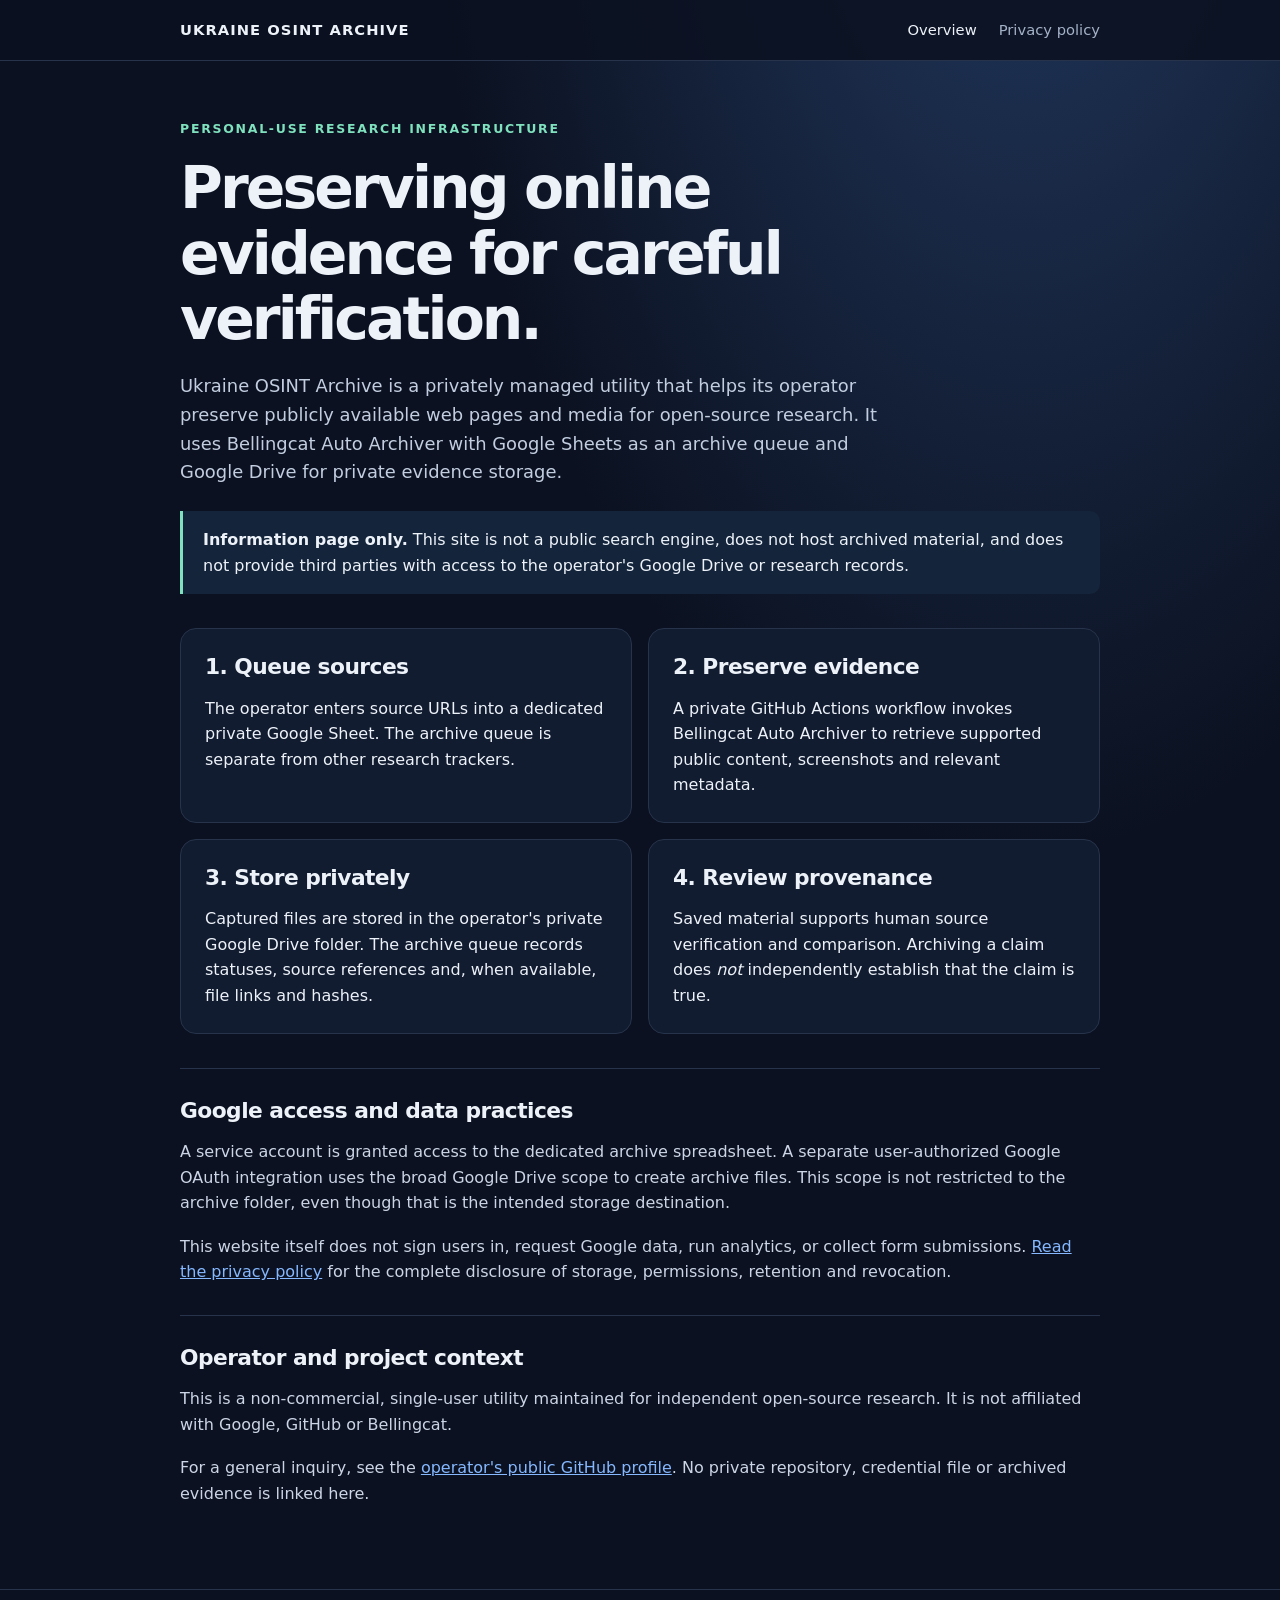
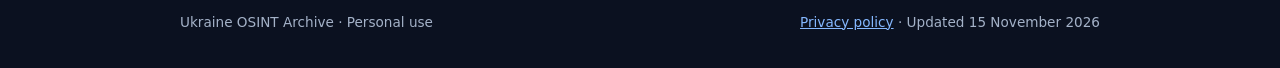
<file: index.html>
<!doctype html>
<html lang="en">
<head>
  <meta charset="utf-8">
  <meta name="viewport" content="width=device-width,initial-scale=1">
  <meta name="google-site-verification" content="sFzLoIr8fMOvya7uAzkKYEvwCjNHq7AZczlX-EYgwPo" />
  <meta name="description" content="Public information page for a private-use Ukraine OSINT evidence archiving utility.">
  <meta name="robots" content="index,follow">
  <title>Ukraine OSINT Archive — Personal research utility</title>
  <link rel="stylesheet" href="./styles.css">
</head>
<body>
<header class="top"><div class="wrap"><a class="brand" href="./">Ukraine OSINT Archive</a><nav class="nav" aria-label="Main navigation"><a href="./" aria-current="page">Overview</a><a href="./privacy.html">Privacy policy</a></nav></div></header>
<main class="wrap">
  <div class="eyebrow">Personal-use research infrastructure</div>
  <h1>Preserving online evidence for careful verification.</h1>
  <p class="lead">Ukraine OSINT Archive is a privately managed utility that helps its operator preserve publicly available web pages and media for open-source research. It uses Bellingcat Auto Archiver with Google Sheets as an archive queue and Google Drive for private evidence storage.</p>
  <div class="notice"><p><strong>Information page only.</strong> This site is not a public search engine, does not host archived material, and does not provide third parties with access to the operator's Google Drive or research records.</p></div>
  <section class="grid" aria-label="How the utility works">
    <article class="panel"><h2>1. Queue sources</h2><p>The operator enters source URLs into a dedicated private Google Sheet. The archive queue is separate from other research trackers.</p></article>
    <article class="panel"><h2>2. Preserve evidence</h2><p>A private GitHub Actions workflow invokes Bellingcat Auto Archiver to retrieve supported public content, screenshots and relevant metadata.</p></article>
    <article class="panel"><h2>3. Store privately</h2><p>Captured files are stored in the operator's private Google Drive folder. The archive queue records statuses, source references and, when available, file links and hashes.</p></article>
    <article class="panel"><h2>4. Review provenance</h2><p>Saved material supports human source verification and comparison. Archiving a claim does <em>not</em> independently establish that the claim is true.</p></article>
  </section>
  <section class="detail"><h2>Google access and data practices</h2><p>A service account is granted access to the dedicated archive spreadsheet. A separate user-authorized Google OAuth integration uses the broad Google Drive scope to create archive files. This scope is not restricted to the archive folder, even though that is the intended storage destination.</p><p>This website itself does not sign users in, request Google data, run analytics, or collect form submissions. <a href="./privacy.html">Read the privacy policy</a> for the complete disclosure of storage, permissions, retention and revocation.</p></section>
  <section class="detail"><h2>Operator and project context</h2><p>This is a non-commercial, single-user utility maintained for independent open-source research. It is not affiliated with Google, GitHub or Bellingcat.</p><p>For a general inquiry, see the <a href="https://github.com/jklars92-star" rel="noopener noreferrer">operator's public GitHub profile</a>. No private repository, credential file or archived evidence is linked here.</p></section>
</main>
<footer class="footer"><div class="wrap"><span>Ukraine OSINT Archive · Personal use</span><span><a href="./privacy.html">Privacy policy</a> · Updated 15 November 2026</span></div></footer>
</body>
</html>
</file>
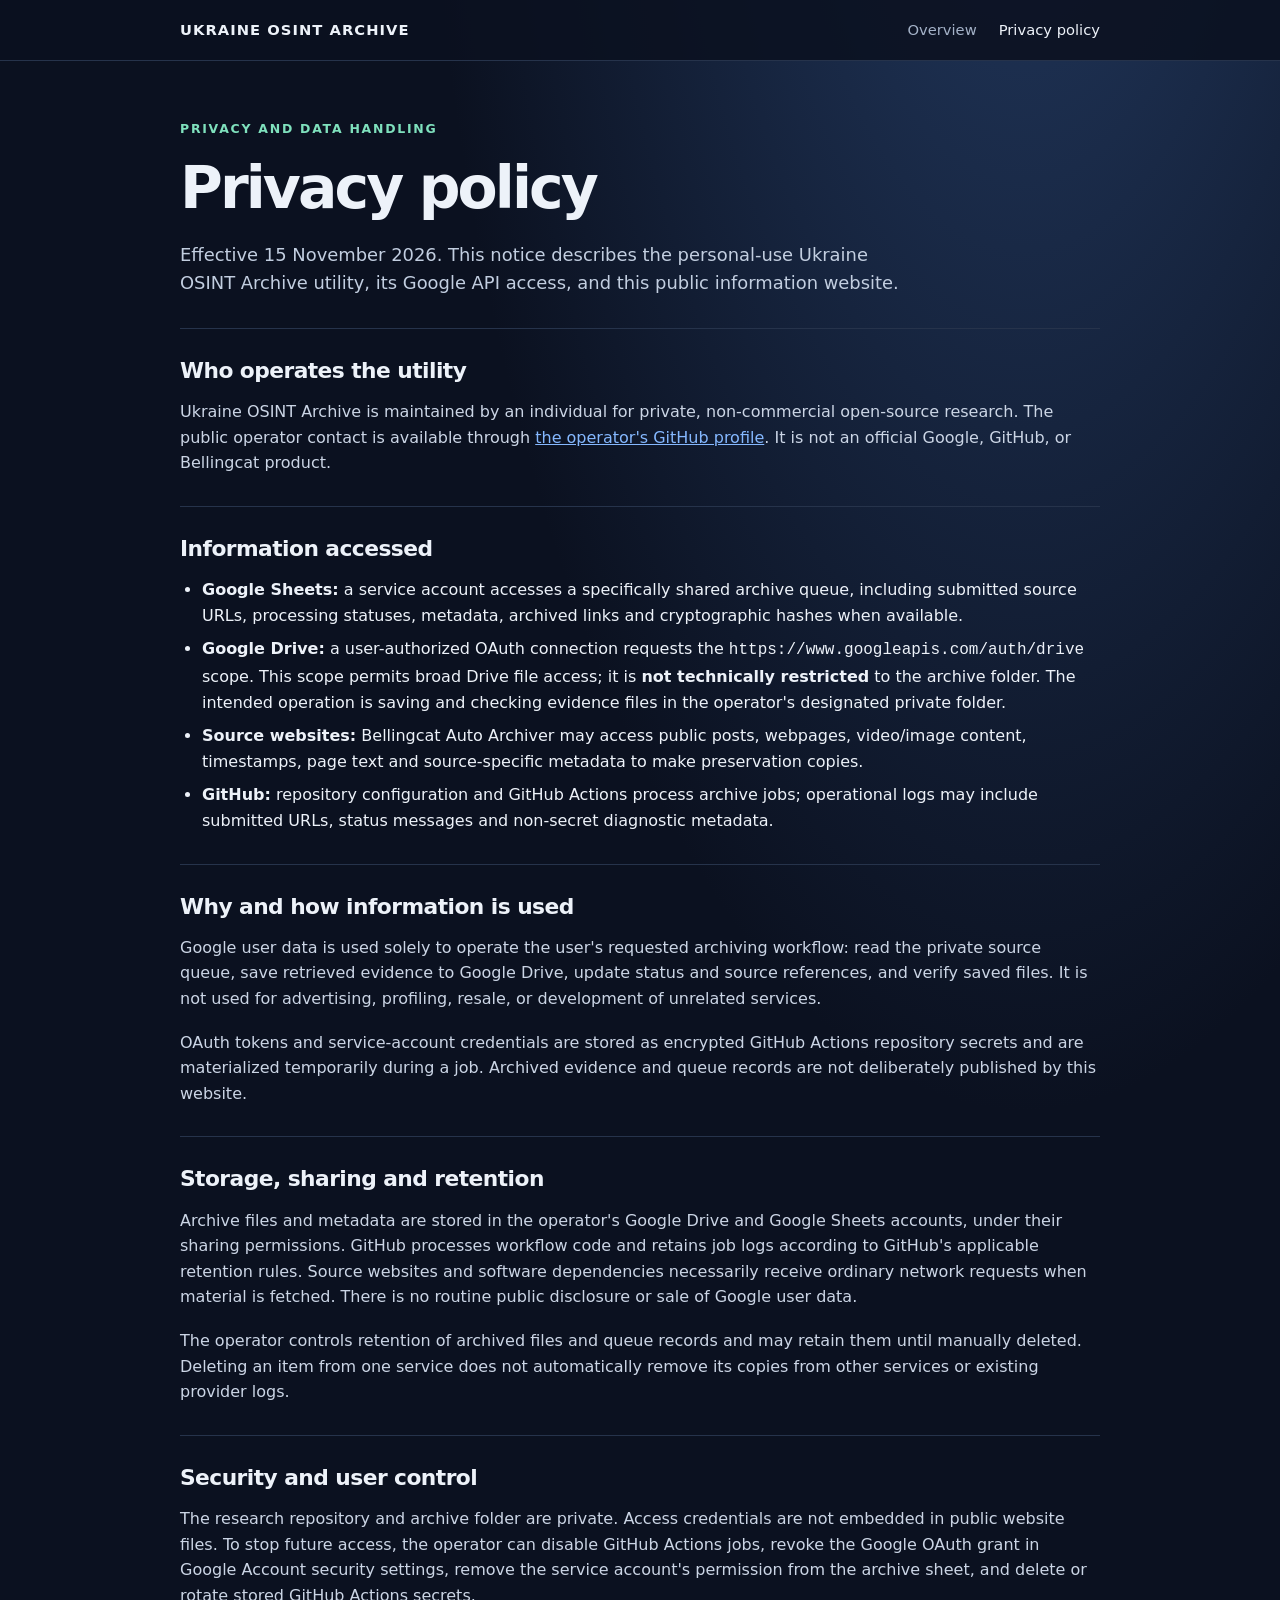
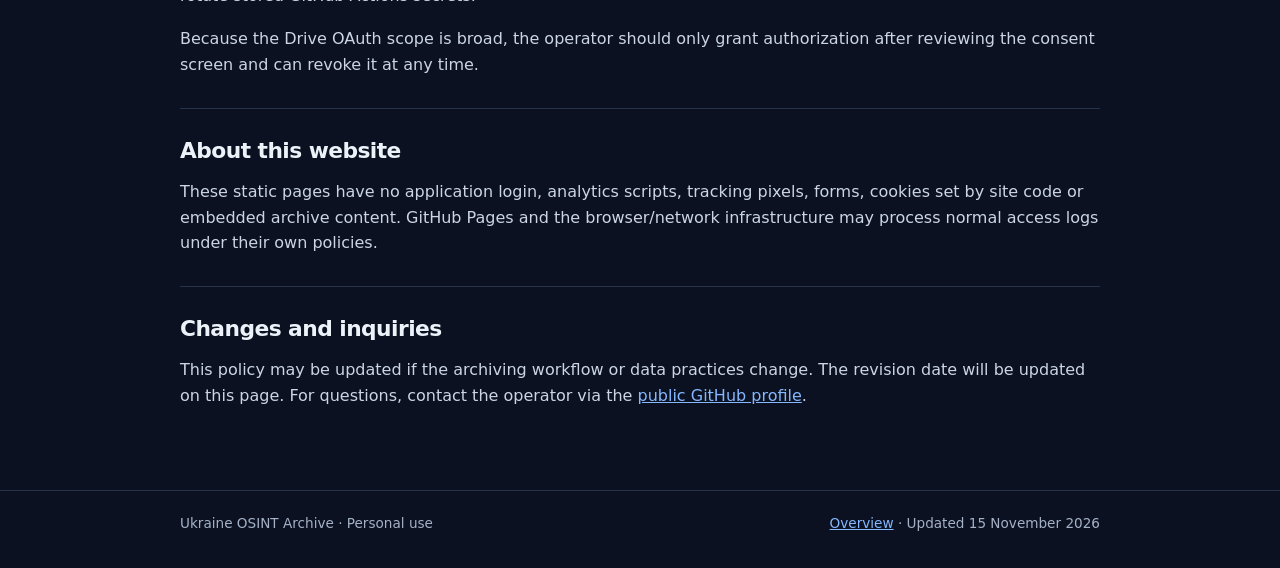
<file: privacy.html>
<!doctype html>
<html lang="en">
<head>
  <meta charset="utf-8">
  <meta name="viewport" content="width=device-width,initial-scale=1">
  <meta name="description" content="Privacy policy for the privately operated Ukraine OSINT Archive utility.">
  <title>Privacy Policy — Ukraine OSINT Archive</title>
  <link rel="stylesheet" href="./styles.css">
</head>
<body>
<header class="top"><div class="wrap"><a class="brand" href="./">Ukraine OSINT Archive</a><nav class="nav" aria-label="Main navigation"><a href="./">Overview</a><a href="./privacy.html" aria-current="page">Privacy policy</a></nav></div></header>
<main class="wrap">
  <div class="eyebrow">Privacy and data handling</div>
  <h1>Privacy policy</h1>
  <p class="lead">Effective 15 November 2026. This notice describes the personal-use Ukraine OSINT Archive utility, its Google API access, and this public information website.</p>
  <section class="detail"><h2>Who operates the utility</h2><p>Ukraine OSINT Archive is maintained by an individual for private, non-commercial open-source research. The public operator contact is available through <a href="https://github.com/jklars92-star" rel="noopener noreferrer">the operator's GitHub profile</a>. It is not an official Google, GitHub, or Bellingcat product.</p></section>
  <section class="detail"><h2>Information accessed</h2>
    <ul class="compact"><li><strong>Google Sheets:</strong> a service account accesses a specifically shared archive queue, including submitted source URLs, processing statuses, metadata, archived links and cryptographic hashes when available.</li><li><strong>Google Drive:</strong> a user-authorized OAuth connection requests the <code>https://www.googleapis.com/auth/drive</code> scope. This scope permits broad Drive file access; it is <strong>not technically restricted</strong> to the archive folder. The intended operation is saving and checking evidence files in the operator's designated private folder.</li><li><strong>Source websites:</strong> Bellingcat Auto Archiver may access public posts, webpages, video/image content, timestamps, page text and source-specific metadata to make preservation copies.</li><li><strong>GitHub:</strong> repository configuration and GitHub Actions process archive jobs; operational logs may include submitted URLs, status messages and non-secret diagnostic metadata.</li></ul>
  </section>
  <section class="detail"><h2>Why and how information is used</h2><p>Google user data is used solely to operate the user's requested archiving workflow: read the private source queue, save retrieved evidence to Google Drive, update status and source references, and verify saved files. It is not used for advertising, profiling, resale, or development of unrelated services.</p><p>OAuth tokens and service-account credentials are stored as encrypted GitHub Actions repository secrets and are materialized temporarily during a job. Archived evidence and queue records are not deliberately published by this website.</p></section>
  <section class="detail"><h2>Storage, sharing and retention</h2><p>Archive files and metadata are stored in the operator's Google Drive and Google Sheets accounts, under their sharing permissions. GitHub processes workflow code and retains job logs according to GitHub's applicable retention rules. Source websites and software dependencies necessarily receive ordinary network requests when material is fetched. There is no routine public disclosure or sale of Google user data.</p><p>The operator controls retention of archived files and queue records and may retain them until manually deleted. Deleting an item from one service does not automatically remove its copies from other services or existing provider logs.</p></section>
  <section class="detail"><h2>Security and user control</h2><p>The research repository and archive folder are private. Access credentials are not embedded in public website files. To stop future access, the operator can disable GitHub Actions jobs, revoke the Google OAuth grant in Google Account security settings, remove the service account's permission from the archive sheet, and delete or rotate stored GitHub Actions secrets.</p><p>Because the Drive OAuth scope is broad, the operator should only grant authorization after reviewing the consent screen and can revoke it at any time.</p></section>
  <section class="detail"><h2>About this website</h2><p>These static pages have no application login, analytics scripts, tracking pixels, forms, cookies set by site code or embedded archive content. GitHub Pages and the browser/network infrastructure may process normal access logs under their own policies.</p></section>
  <section class="detail"><h2>Changes and inquiries</h2><p>This policy may be updated if the archiving workflow or data practices change. The revision date will be updated on this page. For questions, contact the operator via the <a href="https://github.com/jklars92-star" rel="noopener noreferrer">public GitHub profile</a>.</p></section>
</main>
<footer class="footer"><div class="wrap"><span>Ukraine OSINT Archive · Personal use</span><span><a href="./">Overview</a> · Updated 15 November 2026</span></div></footer>
</body>
</html>
</file>
<file: styles.css>
:root{color-scheme:dark;--bg:#0b1120;--surface:#121c30;--line:#26334b;--ink:#edf2f9;--muted:#a4b2c8;--blue:#85b8ff;--accent:#7fe1bd}*{box-sizing:border-box}html{scroll-behavior:smooth}body{margin:0;background:radial-gradient(ellipse at 80% -20%,#243c64 0,transparent 42%),var(--bg);color:var(--ink);font:16px/1.6 system-ui,-apple-system,BlinkMacSystemFont,"Segoe UI",sans-serif}a{color:var(--blue)}a:hover{text-decoration:none}a:focus-visible{outline:2px solid var(--accent);outline-offset:4px}.wrap{width:min(920px,calc(100% - 40px));margin:auto}.top{border-bottom:1px solid var(--line);background:#0b1120dd}.top .wrap{display:flex;justify-content:space-between;align-items:center;gap:20px;padding:18px 0}.brand{font-size:.92rem;font-weight:700;letter-spacing:.07em;text-transform:uppercase;color:var(--ink);text-decoration:none}.nav{display:flex;gap:22px;font-size:.92rem}.nav a{color:var(--muted);text-decoration:none}.nav a[aria-current=page]{color:var(--ink)}main{padding:58px 0 64px}.eyebrow{font-size:.78rem;letter-spacing:.14em;text-transform:uppercase;font-weight:700;color:var(--accent)}h1{font-size:clamp(2.2rem,6vw,3.65rem);letter-spacing:-.05em;line-height:1.13;margin:16px 0 20px;max-width:750px}h2{font-size:1.36rem;letter-spacing:-.025em;line-height:1.3;margin:0 0 14px}h3{font-size:1.05rem;line-height:1.3}p{margin:0 0 18px}.lead{font-size:1.12rem;color:#c2cee0;max-width:720px}.muted,small{color:var(--muted)}.grid{display:grid;grid-template-columns:repeat(2,minmax(0,1fr));gap:16px;margin:34px 0}.panel{border:1px solid var(--line);background:var(--surface);border-radius:16px;padding:24px}.panel p:last-child{margin:0}.detail{border-top:1px solid var(--line);padding-top:28px;margin-top:30px}.detail p{color:#cbd5e5}.notice{background:#14243a;border-left:3px solid var(--accent);padding:16px 20px;border-radius:0 10px 10px 0;margin:24px 0}.notice p{margin:0}.compact{margin:12px 0 24px;padding-left:22px}.compact li{margin-bottom:8px}.footer{border-top:1px solid var(--line);padding:22px 0 35px;color:var(--muted);font-size:.85rem}.footer .wrap{display:flex;justify-content:space-between;gap:16px;flex-wrap:wrap}@media(max-width:640px){.grid{grid-template-columns:1fr}.top .wrap{align-items:start;flex-direction:column;gap:9px}main{padding-top:38px}.panel{padding:20px}}
</file>
